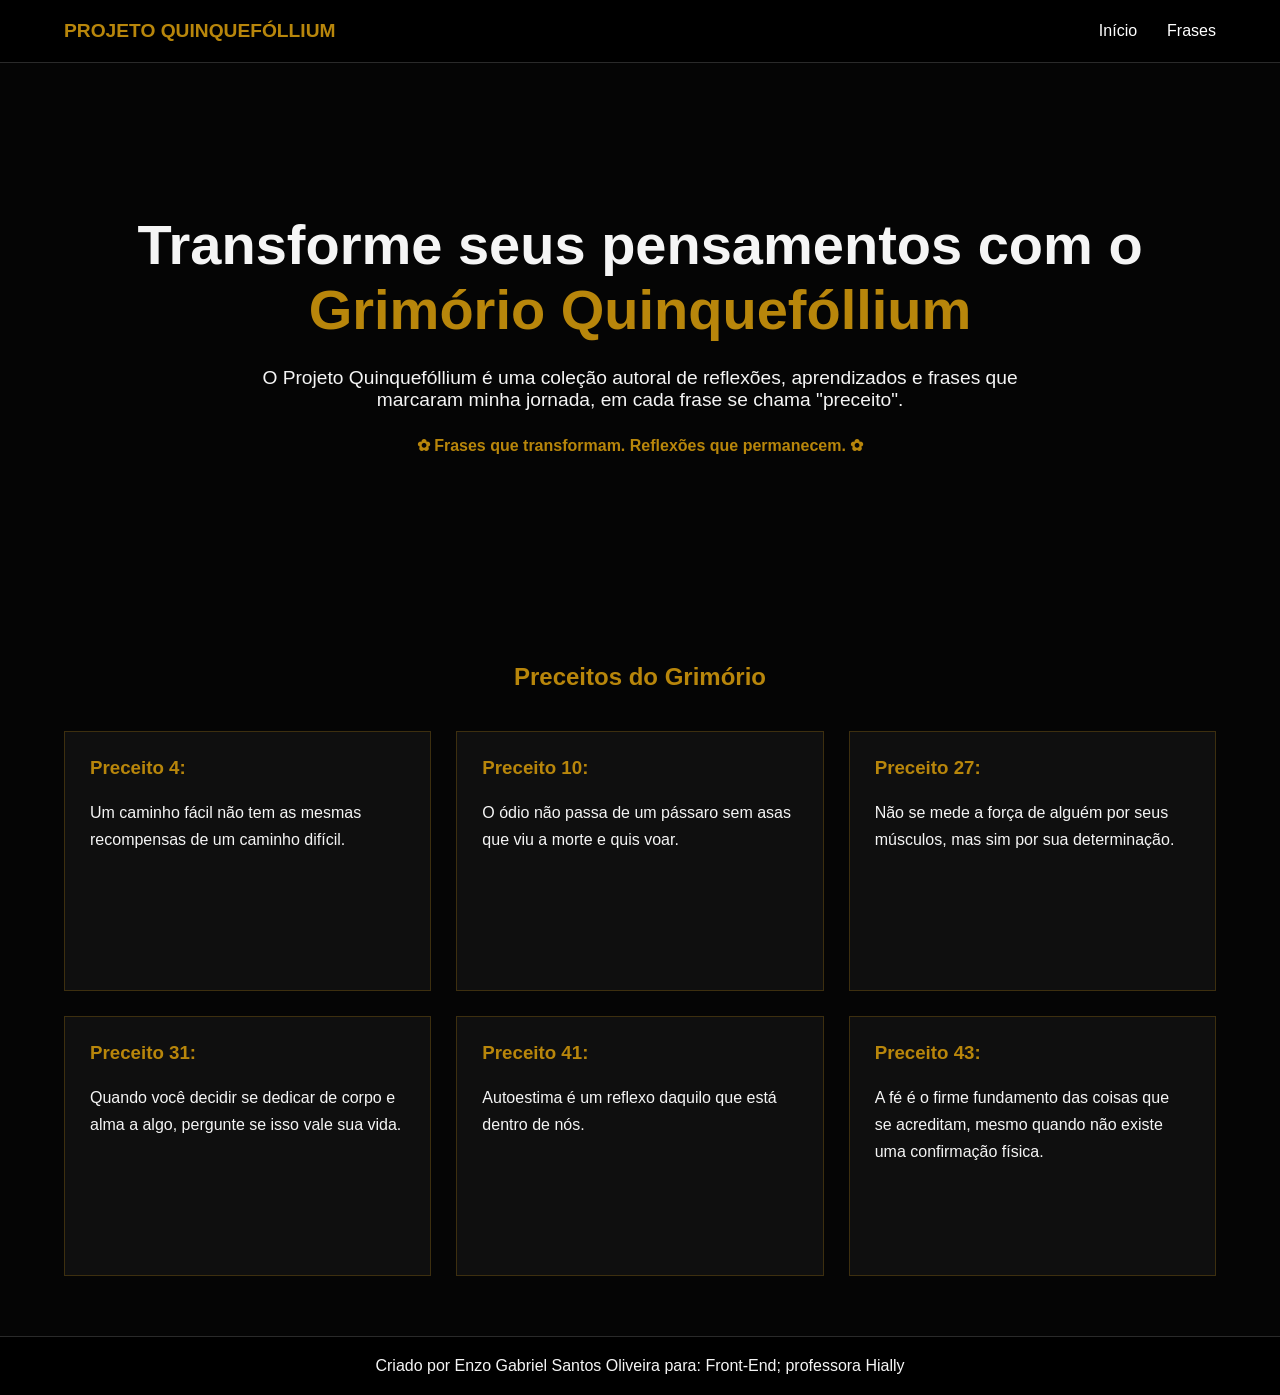
<file: Mediaquery/index.html>
<!DOCTYPE html>
<html lang="pt-BR">

<head>
    <meta charset="UTF-8">
    <meta name="viewport" content="width=device-width, initial-scale=1.0">
    <title>Projeto Quinquefóllium</title>

<link rel="stylesheet" href="css/style.css"></head>

<body>

    <!-- NAVBAR -->
    <nav>
        <div class="container">

            <a class="titulo-site" href="#">
                PROJETO QUINQUEFÓLLIUM
            </a>

            <ul class="menu">
                <li><a href="#">Início</a></li>
<a href="selecionado.html">Frases</a>        
            </ul>

        </div>
    </nav>

    <!-- BANNER -->
    <section class="banner">

        <div class="container centralizado">

            <h1 class="titulo-banner">
                Transforme seus pensamentos com o
                <span class="dourado">Grimório Quinquefóllium</span>
            </h1>

            <p class="descricao-banner">
                O Projeto Quinquefóllium é uma coleção autoral de reflexões,
                aprendizados e frases que marcaram minha jornada, em cada frase se chama "preceito".
            </p>

            <h4 class="dourado">
                ✿ Frases que transformam. Reflexões que permanecem. ✿
            </h4>

        </div>

    </section>

    <!-- FRASES -->
    <section class="container frases">

        <h2 class="titulo-frases dourado">
            Preceitos do Grimório
        </h2>

        <div class="cards">

            <div class="card">
                <h3 class="card-title">Preceito 4:</h3>
                <p class="card-text">
                    Um caminho fácil não tem as mesmas recompensas de um caminho difícil.
                </p>
            </div>

            <div class="card">
                <h3 class="card-title">Preceito 10:</h3>
                <p class="card-text">
                    O ódio não passa de um pássaro sem asas que viu a morte e quis voar.
                </p>
            </div>

            <div class="card">
                <h3 class="card-title">Preceito 27:</h3>
                <p class="card-text">
                    Não se mede a força de alguém por seus músculos, mas sim por sua determinação.
                </p>
            </div>

            <div class="card">
                <h3 class="card-title">Preceito 31:</h3>
                <p class="card-text">
                    Quando você decidir se dedicar de corpo e alma a algo, pergunte se isso vale sua vida.
                </p>
            </div>

            <div class="card">
                <h3 class="card-title">Preceito 41:</h3>
                <p class="card-text">
                    Autoestima é um reflexo daquilo que está dentro de nós.
                </p>
            </div>

            <div class="card">
                <h3 class="card-title">Preceito 43:</h3>
                <p class="card-text">
                    A fé é o firme fundamento das coisas que se acreditam, mesmo quando não existe uma confirmação física.
                </p>
            </div>

        </div>

    </section>

    <!-- RODAPÉ -->
    <footer>
        <p>
            Criado por Enzo Gabriel Santos Oliveira para: Front-End; professora Hially
        </p>
    </footer>

</body>

</html>
</file>
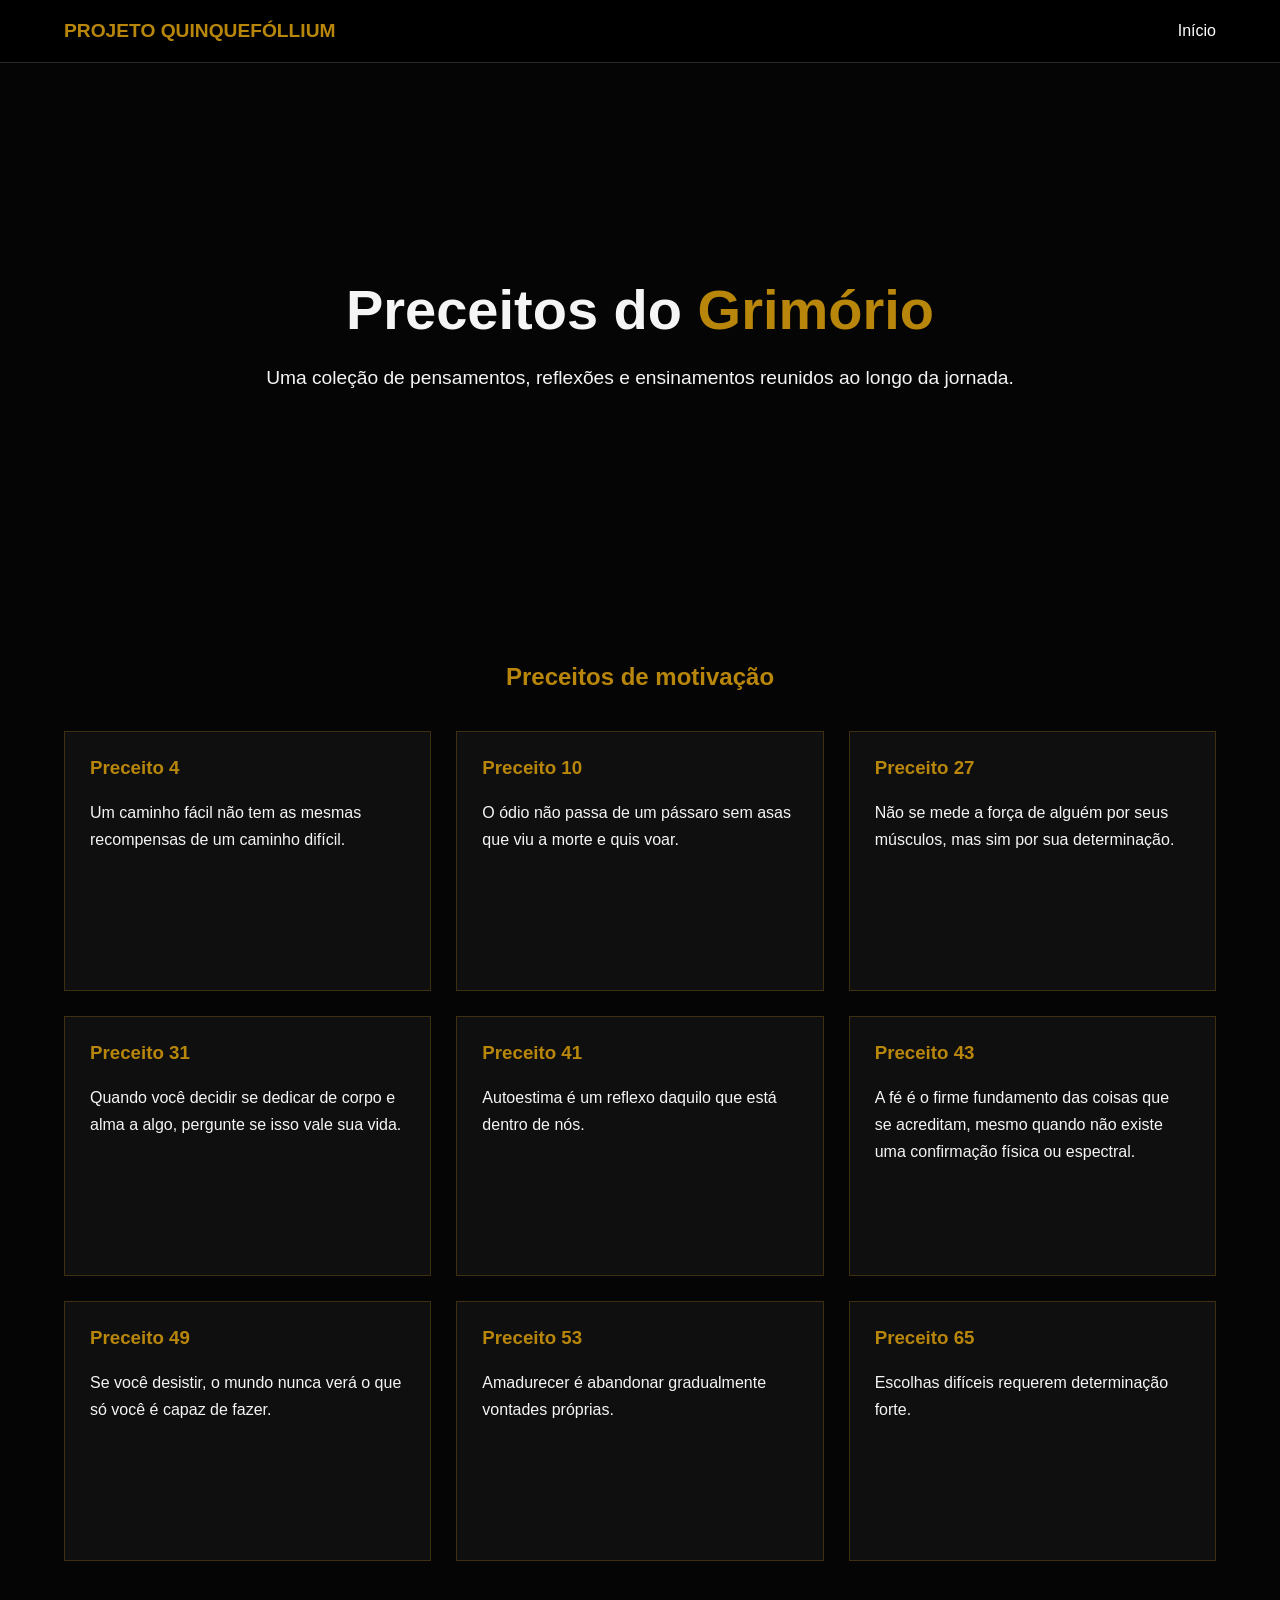
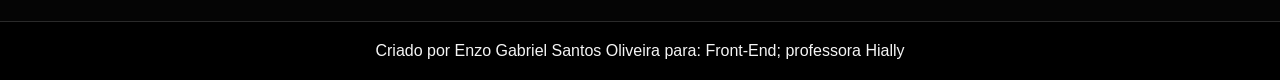
<file: Mediaquery/selecionado.html>
<!DOCTYPE html>
<html lang="pt-BR">

<head>
    <meta charset="UTF-8">
    <meta name="viewport" content="width=device-width, initial-scale=1.0">
    <title>Preceitos do Grimório</title>

<link rel="stylesheet" href="css/style.css"></head>

<body>

    <nav>
        <div class="container">

            <a class="titulo-site" href="index.html">
                PROJETO QUINQUEFÓLLIUM
            </a>

            <ul class="menu">
                <li><a href="index.html">Início</a></li>
            </ul>

        </div>
    </nav>

    <section class="banner">

        <div class="container centralizado">

            <h1 class="titulo-banner">
                Preceitos do
                <span class="dourado">Grimório</span>
            </h1>

            <p class="descricao-banner">
                Uma coleção de pensamentos, reflexões e ensinamentos reunidos ao longo da jornada.
            </p>

        </div>

    </section>

    <section class="container frases">

        <h2 class="titulo-frases dourado">
            Preceitos de motivação
        </h2>

        <div class="cards">

            <div class="card">
                <h3 class="card-title">Preceito 4</h3>
                <p class="card-text">
                    Um caminho fácil não tem as mesmas recompensas de um caminho difícil.
                </p>
            </div>

            <div class="card">
                <h3 class="card-title">Preceito 10</h3>
                <p class="card-text">
                    O ódio não passa de um pássaro sem asas que viu a morte e quis voar.
                </p>
            </div>

            <div class="card">
                <h3 class="card-title">Preceito 27</h3>
                <p class="card-text">
                    Não se mede a força de alguém por seus músculos, mas sim por sua determinação.
                </p>
            </div>

            <div class="card">
                <h3 class="card-title">Preceito 31</h3>
                <p class="card-text">
                    Quando você decidir se dedicar de corpo e alma a algo, pergunte se isso vale sua vida.
                </p>
            </div>

            <div class="card">
                <h3 class="card-title">Preceito 41</h3>
                <p class="card-text">
                    Autoestima é um reflexo daquilo que está dentro de nós.
                </p>
            </div>

            <div class="card">
                <h3 class="card-title">Preceito 43</h3>
                <p class="card-text">
                    A fé é o firme fundamento das coisas que se acreditam, mesmo quando não existe uma confirmação física ou espectral.
                </p>
            </div>

            <div class="card">
                <h3 class="card-title">Preceito 49</h3>
                <p class="card-text">
Se você desistir, o mundo nunca verá o que só você é capaz de fazer.                </p>
            </div>

            <div class="card">
                <h3 class="card-title">Preceito 53</h3>
                <p class="card-text">
Amadurecer é abandonar gradualmente vontades próprias.</p>
            </div>

            <div class="card">
                <h3 class="card-title">Preceito 65</h3>
                <p class="card-text">
Escolhas difíceis requerem determinação forte.</p>
            </div>

        </div>

    </section>

    <footer>
        <p>
Criado por Enzo Gabriel Santos Oliveira para: Front-End; professora Hially        </p>
    </footer>

</body>

</html>
</file>
<file: Mediaquery/css/style.css>
*{
    margin:0;
    padding:0;
    box-sizing:border-box;
}

body{
    background-color:#050505;
    color:#f5f5f5;
    font-family:Arial, Helvetica, sans-serif;
}

/* CONTAINER */

.container{
    width:90%;
    max-width:1200px;
    margin:auto;
}

/* NAVBAR */

nav{
    background:#000;
    border-bottom:1px solid #2a2a2a;
}

nav .container{
    display:flex;
    justify-content:space-between;
    align-items:center;
    padding:20px 0;
}

.titulo-site{
    color:#b8860b;
    text-decoration:none;
    font-weight:bold;
    font-size:1.2rem;
}

.menu{
    display:flex;
    gap:30px;
    list-style:none;
}

.menu a{
    color:white;
    text-decoration:none;
}

.menu a:hover{
    color:#b8860b;
}

/* BANNER */

.banner{
    min-height:60vh;

    display:flex;
    justify-content:center;
    align-items:center;

    text-align:center;

    padding:50px 20px;
}

.centralizado{
    display:flex;
    flex-direction:column;
    gap:25px;
}

.titulo-banner{
    font-size:3.5rem;
}

.descricao-banner{
    font-size:1.2rem;
    max-width:800px;
    margin:auto;
}

.dourado{
    color:#b8860b;
}

/* FRASES */

.frases{
    padding:60px 0;
}

.titulo-frases{
    text-align:center;
    margin-bottom:40px;
}

.cards{
    display:flex;
    flex-wrap:wrap;
    gap:25px;
}

.card{
    flex:1 1 350px;

    min-height:260px;

    background:#0f0f0f;

    border:1px solid #3d2f0f;

    padding:25px;

    transition:0.3s;
}

.card:hover{
    transform:translateY(-6px);

    border-color:#b8860b;

    box-shadow:0 0 15px rgba(184,134,11,0.3);
}

.card-title{
    color:#b8860b;
    margin-bottom:20px;
}

.card-text{
    line-height:1.7;
}

/* RODAPÉ */

footer{
    background:#000;
    border-top:1px solid #2a2a2a;

    text-align:center;

    padding:20px;
}

/* MEDIA QUERY */

@media(max-width:768px){

    nav .container{
        flex-direction:column;
        gap:20px;
    }

    .menu{
        flex-direction:column;
        text-align:center;
        gap:15px;
    }

    .titulo-banner{
        font-size:2.2rem;
    }

    .cards{
        flex-direction:column;
    }
}
</file>
